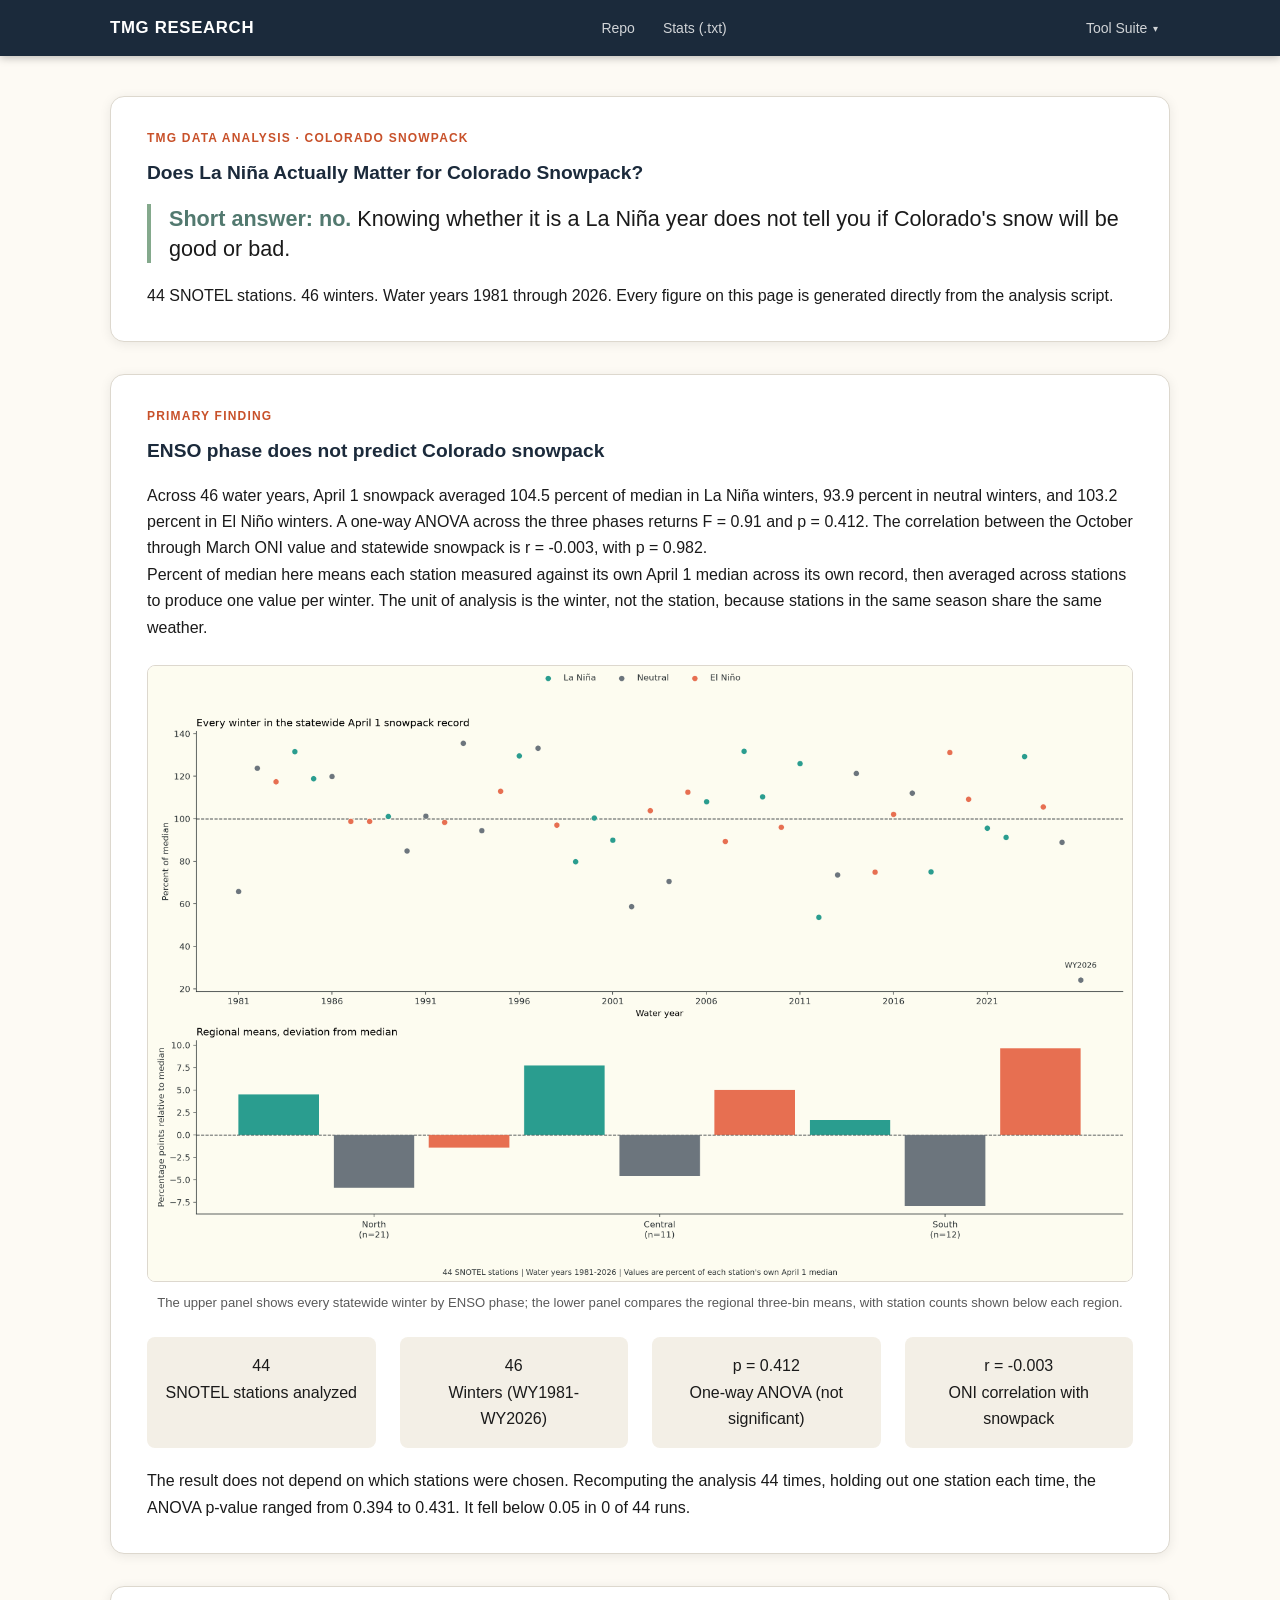
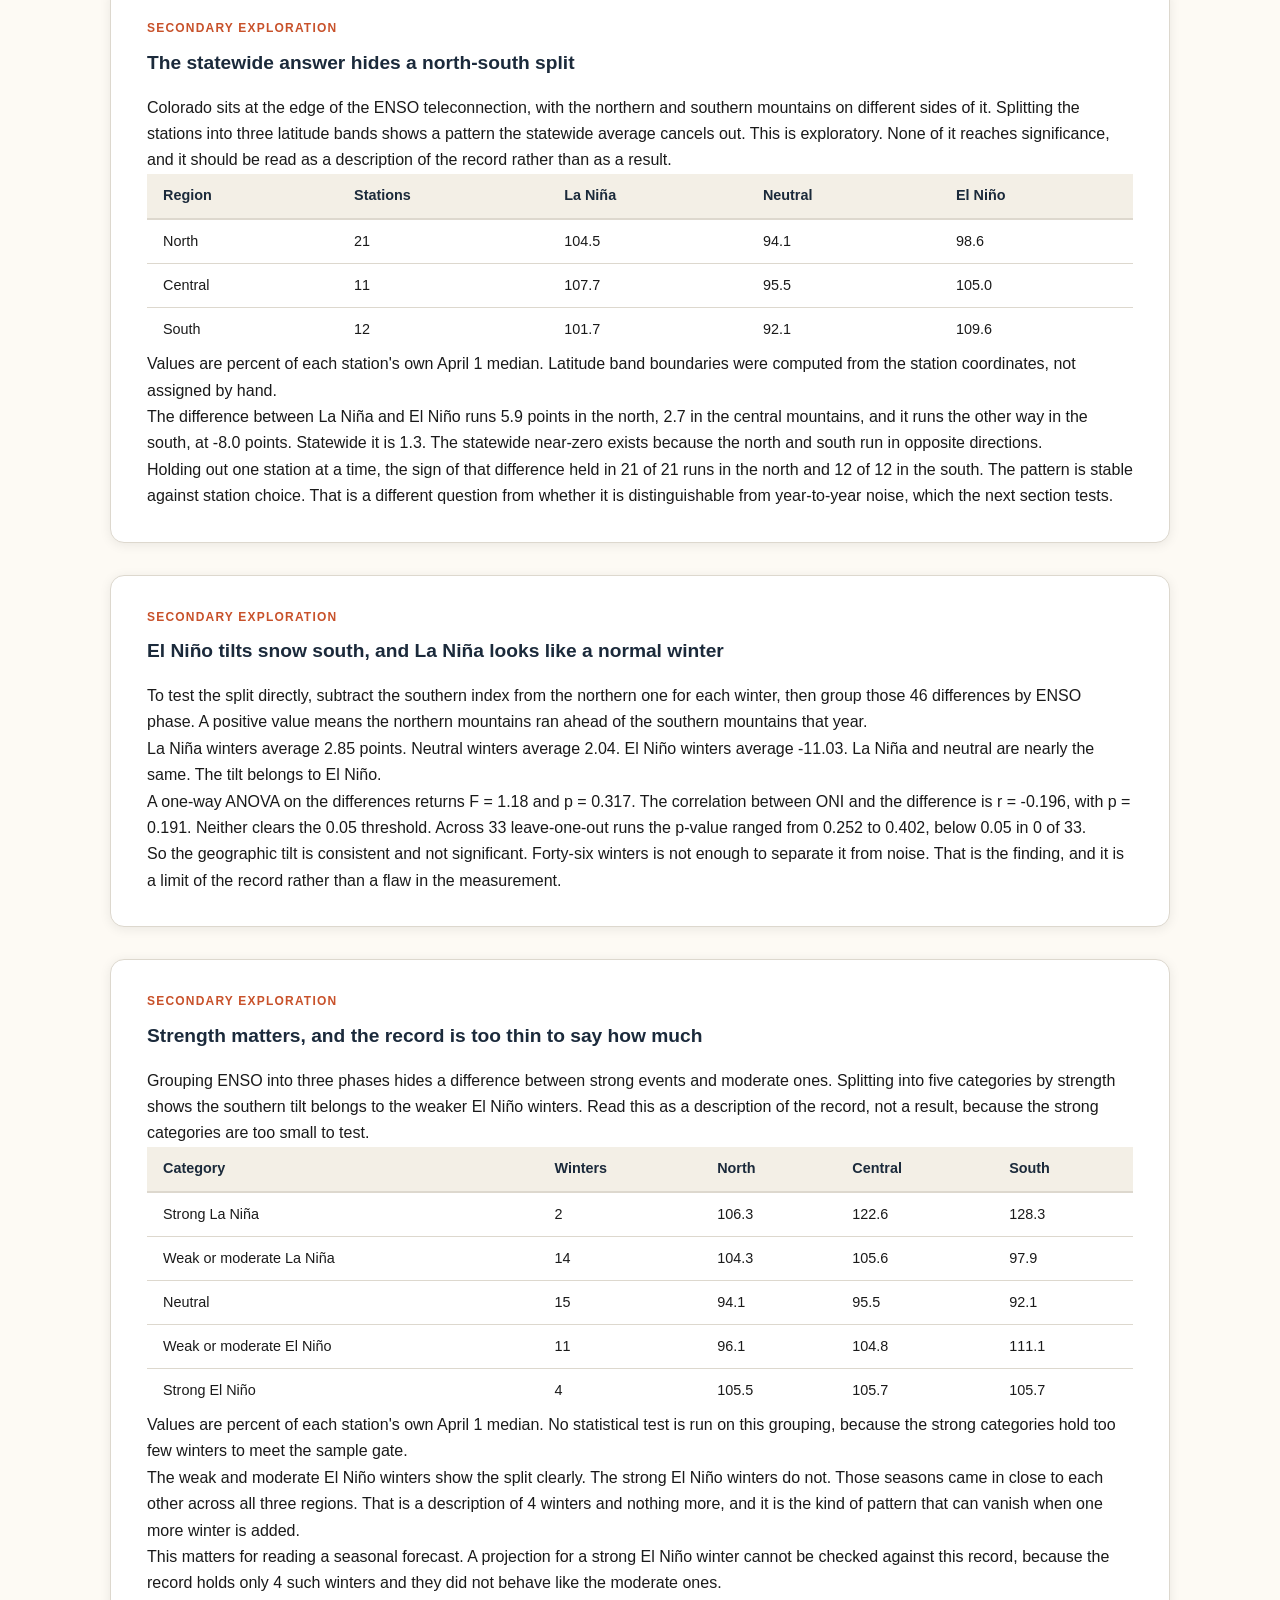
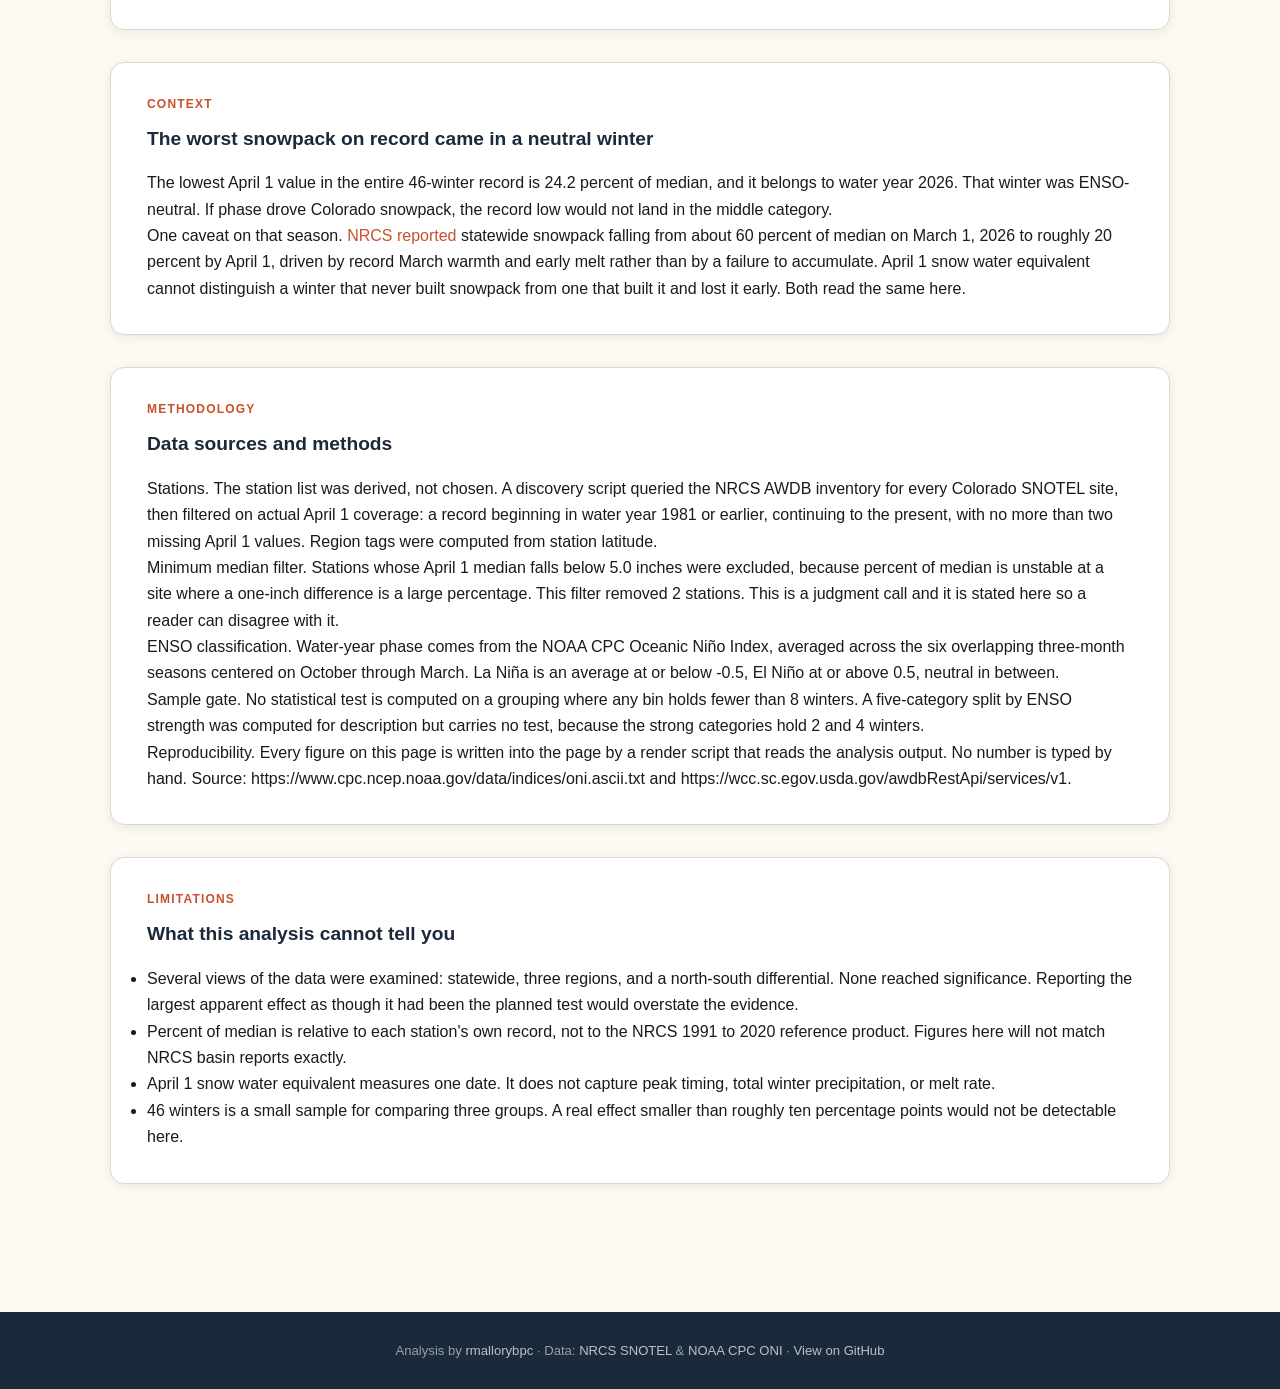
<file: index.html>
<!-- This file is generated by render_page.py from index.template.html and stats.json; do not edit directly. -->
<!DOCTYPE html>
<html lang="en">
<head>
  <meta charset="UTF-8" />
  <meta name="viewport" content="width=device-width, initial-scale=1.0" />
  <title>Colorado Snowpack vs ENSO | TMG Analysis</title>
  <meta name="description"
      content="Does La Niña actually matter for Colorado snowpack? 46 winters of federal SNOTEL data say no." />
  <style>
    :root {
      --tmg-cream:          #FDFAF4;
      --tmg-cream-dark:     #F3EFE6;
      --tmg-white:          #FFFFFF;
      --tmg-navy:           #1B2A3B;
      --tmg-navy-mid:       #2E4160;
      --tmg-accent:         #C8512A;
      --tmg-accent-hover:   #A33E1C;
      --tmg-text:           #1A1A1A;
      --tmg-text-muted:     #5A5A5A;
      --tmg-border:         #DDD8CE;
      --tmg-shadow:         0 2px 12px rgba(0,0,0,.08);
      --tmg-shadow-lg:      0 6px 24px rgba(0,0,0,.12);
      --tmg-radius:         8px;
      --tmg-radius-lg:      14px;
      --tmg-font-sans:      "Inter", "Segoe UI", Arial, sans-serif;
      --tmg-font-serif:     "Georgia", "Times New Roman", serif;
      --tmg-max-width:      1100px;
    }
    .answer-lead {
      font-size: 1.35rem;
      line-height: 1.35;
      font-weight: 500;
      margin: 0 0 1.25rem;
      padding-left: 18px;
      border-left: 4px solid #84A98C;
    }
    .answer-lead strong {
      color: #52796F;
      font-weight: 700;
    }
  </style>
  <link rel="stylesheet" href="tmg.css" />
</head>
<body>

<!-- ── Navigation ─────────────────────────────────────── -->
<nav class="tmg-nav" role="navigation" aria-label="Site navigation">
  <div class="tmg-nav__inner">
    <a class="tmg-nav__logo" href="https://rmallorybpc.github.io/">TMG&nbsp;Research</a>
    <ul class="tmg-nav__links">
      <li><a href="https://github.com/rmallorybpc/colorado-snowpack-enso" target="_blank" rel="noopener noreferrer" aria-label="Repo (opens in a new tab)">Repo</a></li>
      <li><a href="snowpack_enso_stats.txt" target="_blank" rel="noopener" aria-label="Stats text file (opens in a new tab)">Stats&nbsp;(.txt)</a></li>
    </ul>
    <div class="tmg-dropdown" id="toolSuite">
      <button class="tmg-dropdown__toggle"
              aria-haspopup="true"
              aria-expanded="false"
              aria-controls="toolSuiteMenu"
              onclick="toggleDropdown('toolSuite')">
        Tool Suite <span class="tmg-dropdown__arrow">▾</span>
      </button>
      <ul class="tmg-dropdown__menu" id="toolSuiteMenu" role="menu">
        <li class="tmg-dropdown__group" role="group" aria-label="Research and Systems">
          <span class="tmg-dropdown__group-label">Research and Systems</span>
          <a href="https://rmallorybpc.github.io/federal-ai-spend-audit/" role="menuitem">Federal AI Spend Audit</a>
          <a href="https://rmallorybpc.github.io/pdf-multi-agent-analysis/" role="menuitem">PDF Multi-Agent Analysis</a>
          <a href="https://content-integrity-audit.pages.dev/" role="menuitem">Content Integrity</a>
          <a href="https://rmallorybpc.github.io/colorado-snowpack-enso/" role="menuitem" aria-current="page">Colorado ENSO Explorer</a>
        </li>
        <li class="tmg-dropdown__group" role="group" aria-label="Talent Research">
          <span class="tmg-dropdown__group-label">Talent Research</span>
          <a href="https://rmallorybpc.github.io/talent-portability-research/" role="menuitem">Talent Portability Research</a>
          <a href="https://rmallorybpc.github.io/external-hire-premium/" role="menuitem">External Hire Premium</a>
          <a href="https://rmallorybpc.github.io/nfl-coach-continuity/" role="menuitem">NFL Coach Continuity</a>
          <a href="https://rmallorybpc.github.io/nhl-reunion/" role="menuitem">NHL Reunion</a>
          <a href="https://rmallorybpc.github.io/nhl-play-for-contract/" role="menuitem">NHL Play for Contract</a>
          <a href="https://rmallorybpc.github.io/nhl-free-agency-research/welcome.html" role="menuitem">NHL Free Agency Research</a>
          <a href="https://rmallorybpc.github.io/nba-research-project/" role="menuitem">NBA Supermax Research</a>
        </li>
        <li class="tmg-dropdown__group" role="group" aria-label="Sports Tools">
          <span class="tmg-dropdown__group-label">Sports Tools</span>
          <a href="https://rmallorybpc.github.io/nflanalysis/dashboard/src/findings.html?season=2022&amp;team_id=PHI" role="menuitem">NFL Team Findings Dashboard</a>
          <a href="https://rmallorybpc.github.io/nfl-environment-reprojection/" role="menuitem">NFL Environment Reprojection</a>
        </li>
        <li class="tmg-dropdown__group" role="group" aria-label="Personal">
          <span class="tmg-dropdown__group-label">Personal</span>
          <a href="https://rmallorybpc.github.io/recipes/" role="menuitem">Family Recipes and Grocery List</a>
          <a href="https://rmallorybpc.github.io/housing-market-intel/" role="menuitem">Housing Market Intel</a>
          <a href="https://rmallorybpc.github.io/real-estate-report/" role="menuitem">Real Estate Report</a>
        </li>
      </ul>
    </div>
  </div>
</nav>

<!-- ── Main content ──────────────────────────────────── -->
<main class="tmg-page tmg-container" style="padding-top:2.5rem; padding-bottom:2rem;">
  <section class="tmg-card">
    <p class="tmg-section-label">TMG Data Analysis · Colorado Snowpack</p>
    <h1 class="tmg-card__title">Does La Niña Actually Matter for Colorado Snowpack?</h1>
    <p class="answer-lead"><strong>Short answer: no.</strong> Knowing whether it is a La Niña year does not tell you if Colorado's snow will be good or bad.</p>
    <p>44 SNOTEL stations. 46 winters. Water years 1981 through 2026. Every figure on this page is generated directly from the analysis script.</p>
  </section>

  <section class="tmg-card" style="margin-top:1rem;">
    <p class="tmg-section-label">Primary finding</p>
    <h2 class="tmg-card__title">ENSO phase does not predict Colorado snowpack</h2>
    <p>Across 46 water years, April 1 snowpack averaged 104.5 percent of median in La Niña winters, 93.9 percent in neutral winters, and 103.2 percent in El Niño winters. A one-way ANOVA across the three phases returns F = 0.91 and p = 0.412. The correlation between the October through March ONI value and statewide snowpack is r = -0.003, with p = 0.982.</p>
    <p>Percent of median here means each station measured against its own April 1 median across its own record, then averaged across stations to produce one value per winter. The unit of analysis is the winter, not the station, because stations in the same season share the same weather.</p>
    <figure class="tmg-figure">
      <img src="snowpack_enso_composite.png" alt="Statewide April 1 snowpack index by water year and regional snowpack means by ENSO phase." />
      <figcaption>The upper panel shows every statewide winter by ENSO phase; the lower panel compares the regional three-bin means, with station counts shown below each region.</figcaption>
    </figure>
    <div class="tmg-stat-row">
      <article class="tmg-stat">
        <p>44</p>
        <p>SNOTEL stations analyzed</p>
      </article>
      <article class="tmg-stat">
        <p>46</p>
        <p>Winters (WY1981-WY2026)</p>
      </article>
      <article class="tmg-stat">
        <p>p = 0.412</p>
        <p>One-way ANOVA (not significant)</p>
      </article>
      <article class="tmg-stat">
        <p>r = -0.003</p>
        <p>ONI correlation with snowpack</p>
      </article>
    </div>
    <p>The result does not depend on which stations were chosen. Recomputing the analysis 44 times, holding out one station each time, the ANOVA p-value ranged from 0.394 to 0.431. It fell below 0.05 in 0 of 44 runs.</p>
  </section>

  <section class="tmg-card" style="margin-top:1rem;">
    <p class="tmg-section-label">Secondary exploration</p>
    <h2 class="tmg-card__title">The statewide answer hides a north-south split</h2>
    <p>Colorado sits at the edge of the ENSO teleconnection, with the northern and southern mountains on different sides of it. Splitting the stations into three latitude bands shows a pattern the statewide average cancels out. This is exploratory. None of it reaches significance, and it should be read as a description of the record rather than as a result.</p>
    <div class="tmg-table-wrap">
      <table class="tmg-table">
        <thead>
          <tr>
            <th>Region</th>
            <th>Stations</th>
            <th>La Niña</th>
            <th>Neutral</th>
            <th>El Niño</th>
          </tr>
        </thead>
        <tbody>
          <tr>
            <td>North</td>
            <td>21</td>
            <td>104.5</td>
            <td>94.1</td>
            <td>98.6</td>
          </tr>
          <tr>
            <td>Central</td>
            <td>11</td>
            <td>107.7</td>
            <td>95.5</td>
            <td>105.0</td>
          </tr>
          <tr>
            <td>South</td>
            <td>12</td>
            <td>101.7</td>
            <td>92.1</td>
            <td>109.6</td>
          </tr>
        </tbody>
      </table>
    </div>
    <p>Values are percent of each station's own April 1 median. Latitude band boundaries were computed from the station coordinates, not assigned by hand.</p>
    <p>The difference between La Niña and El Niño runs 5.9 points in the north, 2.7 in the central mountains, and it runs the other way in the south, at -8.0 points. Statewide it is 1.3. The statewide near-zero exists because the north and south run in opposite directions.</p>
    <p>Holding out one station at a time, the sign of that difference held in 21 of 21 runs in the north and 12 of 12 in the south. The pattern is stable against station choice. That is a different question from whether it is distinguishable from year-to-year noise, which the next section tests.</p>
  </section>

  <section class="tmg-card" style="margin-top:1rem;">
    <p class="tmg-section-label">Secondary exploration</p>
    <h2 class="tmg-card__title">El Niño tilts snow south, and La Niña looks like a normal winter</h2>
    <p>To test the split directly, subtract the southern index from the northern one for each winter, then group those 46 differences by ENSO phase. A positive value means the northern mountains ran ahead of the southern mountains that year.</p>
    <p>La Niña winters average 2.85 points. Neutral winters average 2.04. El Niño winters average -11.03. La Niña and neutral are nearly the same. The tilt belongs to El Niño.</p>
    <p>A one-way ANOVA on the differences returns F = 1.18 and p = 0.317. The correlation between ONI and the difference is r = -0.196, with p = 0.191. Neither clears the 0.05 threshold. Across 33 leave-one-out runs the p-value ranged from 0.252 to 0.402, below 0.05 in 0 of 33.</p>
    <p>So the geographic tilt is consistent and not significant. Forty-six winters is not enough to separate it from noise. That is the finding, and it is a limit of the record rather than a flaw in the measurement.</p>
  </section>

  <section class="tmg-card" style="margin-top:1rem;">
    <p class="tmg-section-label">Secondary exploration</p>
    <h2 class="tmg-card__title">Strength matters, and the record is too thin to say how much</h2>
    <p>Grouping ENSO into three phases hides a difference between strong events and moderate ones. Splitting into five categories by strength shows the southern tilt belongs to the weaker El Niño winters. Read this as a description of the record, not a result, because the strong categories are too small to test.</p>
    <div class="tmg-table-wrap">
      <table class="tmg-table">
        <thead>
          <tr>
            <th>Category</th>
            <th>Winters</th>
            <th>North</th>
            <th>Central</th>
            <th>South</th>
          </tr>
        </thead>
        <tbody>
          <tr>
            <td>Strong La Niña</td>
            <td>2</td>
            <td>106.3</td>
            <td>122.6</td>
            <td>128.3</td>
          </tr>
          <tr>
            <td>Weak or moderate La Niña</td>
            <td>14</td>
            <td>104.3</td>
            <td>105.6</td>
            <td>97.9</td>
          </tr>
          <tr>
            <td>Neutral</td>
            <td>15</td>
            <td>94.1</td>
            <td>95.5</td>
            <td>92.1</td>
          </tr>
          <tr>
            <td>Weak or moderate El Niño</td>
            <td>11</td>
            <td>96.1</td>
            <td>104.8</td>
            <td>111.1</td>
          </tr>
          <tr>
            <td>Strong El Niño</td>
            <td>4</td>
            <td>105.5</td>
            <td>105.7</td>
            <td>105.7</td>
          </tr>
        </tbody>
      </table>
    </div>
    <p>Values are percent of each station's own April 1 median. No statistical test is run on this grouping, because the strong categories hold too few winters to meet the sample gate.</p>
    <p>The weak and moderate El Niño winters show the split clearly. The strong El Niño winters do not. Those seasons came in close to each other across all three regions. That is a description of 4 winters and nothing more, and it is the kind of pattern that can vanish when one more winter is added.</p>
    <p>This matters for reading a seasonal forecast. A projection for a strong El Niño winter cannot be checked against this record, because the record holds only 4 such winters and they did not behave like the moderate ones.</p>
  </section>

  <section class="tmg-card" style="margin-top:1rem;">
    <p class="tmg-section-label">Context</p>
    <h2 class="tmg-card__title">The worst snowpack on record came in a neutral winter</h2>
    <p>The lowest April 1 value in the entire 46-winter record is 24.2 percent of median, and it belongs to water year 2026. That winter was ENSO-neutral. If phase drove Colorado snowpack, the record low would not land in the middle category.</p>
    <p>One caveat on that season. <a href="https://www.nrcs.usda.gov/state-offices/colorado/news/an-early-start-to-runoff-and-reduced-seasonal-volume">NRCS reported</a> statewide snowpack falling from about 60 percent of median on March 1, 2026 to roughly 20 percent by April 1, driven by record March warmth and early melt rather than by a failure to accumulate. April 1 snow water equivalent cannot distinguish a winter that never built snowpack from one that built it and lost it early. Both read the same here.</p>
  </section>

  <section class="tmg-card" style="margin-top:1rem;">
    <p class="tmg-section-label">Methodology</p>
    <h2 class="tmg-card__title">Data sources and methods</h2>
    <p>Stations. The station list was derived, not chosen. A discovery script queried the NRCS AWDB inventory for every Colorado SNOTEL site, then filtered on actual April 1 coverage: a record beginning in water year 1981 or earlier, continuing to the present, with no more than two missing April 1 values. Region tags were computed from station latitude.</p>
    <p>Minimum median filter. Stations whose April 1 median falls below 5.0 inches were excluded, because percent of median is unstable at a site where a one-inch difference is a large percentage. This filter removed 2 stations. This is a judgment call and it is stated here so a reader can disagree with it.</p>
    <p>ENSO classification. Water-year phase comes from the NOAA CPC Oceanic Niño Index, averaged across the six overlapping three-month seasons centered on October through March. La Niña is an average at or below -0.5, El Niño at or above 0.5, neutral in between.</p>
    <p>Sample gate. No statistical test is computed on a grouping where any bin holds fewer than 8 winters. A five-category split by ENSO strength was computed for description but carries no test, because the strong categories hold 2 and 4 winters.</p>
    <p>Reproducibility. Every figure on this page is written into the page by a render script that reads the analysis output. No number is typed by hand. Source: https://www.cpc.ncep.noaa.gov/data/indices/oni.ascii.txt and https://wcc.sc.egov.usda.gov/awdbRestApi/services/v1.</p>
  </section>

  <section class="tmg-card" style="margin-top:1rem;">
    <p class="tmg-section-label">Limitations</p>
    <h2 class="tmg-card__title">What this analysis cannot tell you</h2>
    <ul>
      <li>Several views of the data were examined: statewide, three regions, and a north-south differential. None reached significance. Reporting the largest apparent effect as though it had been the planned test would overstate the evidence.</li>
      <li>Percent of median is relative to each station's own record, not to the NRCS 1991 to 2020 reference product. Figures here will not match NRCS basin reports exactly.</li>
      <li>April 1 snow water equivalent measures one date. It does not capture peak timing, total winter precipitation, or melt rate.</li>
      <li>46 winters is a small sample for comparing three groups. A real effect smaller than roughly ten percentage points would not be detectable here.</li>
    </ul>
  </section>
</main>

<!-- ── Footer ─────────────────────────────────────────── -->
<footer class="tmg-footer">
  <p>
    Analysis by <a href="https://github.com/rmallorybpc">rmallorybpc</a> ·
    Data: <a href="https://www.nrcs.usda.gov/wps/portal/wcc/home/">NRCS SNOTEL</a> &amp;
    <a href="https://origin.cpc.ncep.noaa.gov/products/analysis_monitoring/ensostuff/ONI_v5.php">NOAA CPC ONI</a> ·
    <a href="https://github.com/rmallorybpc/colorado-snowpack-enso">View on GitHub</a>
  </p>
</footer>

<script>
  // Dropdown toggle
  function toggleDropdown(id) {
    var el = document.getElementById(id);
    var isOpen = el.hasAttribute('data-open');
    // Close all dropdowns first
    document.querySelectorAll('.tmg-dropdown[data-open]').forEach(function(d) {
      d.removeAttribute('data-open');
      var btn = d.querySelector('.tmg-dropdown__toggle');
      if (btn) btn.setAttribute('aria-expanded', 'false');
    });
    if (!isOpen) {
      el.setAttribute('data-open', '');
      var btn = el.querySelector('.tmg-dropdown__toggle');
      if (btn) btn.setAttribute('aria-expanded', 'true');
    }
  }

  // Close dropdowns when clicking outside
  document.addEventListener('click', function(e) {
    if (!e.target.closest('.tmg-dropdown')) {
      document.querySelectorAll('.tmg-dropdown[data-open]').forEach(function(d) {
        d.removeAttribute('data-open');
        var btn = d.querySelector('.tmg-dropdown__toggle');
        if (btn) btn.setAttribute('aria-expanded', 'false');
      });
    }
  });
</script>

</body>
</html>
</file>
<file: tmg.css>
/* =========================================================
   tmg.css  –  TMG Design System  (v1.0)
   The Media Guild · https://themediaguild.com
   ========================================================= */

/* ── Custom properties ──────────────────────────────────── */
:root {
  --tmg-cream:          #FDFAF4;
  --tmg-cream-dark:     #F3EFE6;
  --tmg-white:          #FFFFFF;
  --tmg-navy:           #1B2A3B;
  --tmg-navy-mid:       #2E4160;
  --tmg-accent:         #C8512A;
  --tmg-accent-hover:   #A33E1C;
  --tmg-text:           #1A1A1A;
  --tmg-text-muted:     #5A5A5A;
  --tmg-border:         #DDD8CE;
  --tmg-shadow:         0 2px 12px rgba(0,0,0,.08);
  --tmg-shadow-lg:      0 6px 24px rgba(0,0,0,.12);
  --tmg-radius:         8px;
  --tmg-radius-lg:      14px;
  --tmg-font-sans:      "Inter", "Segoe UI", Arial, sans-serif;
  --tmg-font-serif:     "Georgia", "Times New Roman", serif;
  --tmg-max-width:      1100px;
}

/* ── Reset & base ───────────────────────────────────────── */
*, *::before, *::after { box-sizing: border-box; margin: 0; padding: 0; }

html { scroll-behavior: smooth; }

body {
  font-family: var(--tmg-font-sans);
  background: var(--tmg-cream);
  color: var(--tmg-text);
  line-height: 1.65;
  font-size: 16px;
}

img { max-width: 100%; height: auto; display: block; }

a { color: var(--tmg-accent); text-decoration: none; }
a:hover { color: var(--tmg-accent-hover); text-decoration: underline; }

/* ── Nav ────────────────────────────────────────────────── */
.tmg-nav {
  background: var(--tmg-navy);
  position: sticky;
  top: 0;
  z-index: 1000;
  box-shadow: 0 2px 8px rgba(0,0,0,.25);
}

.tmg-nav__inner {
  max-width: var(--tmg-max-width);
  margin: 0 auto;
  display: flex;
  align-items: center;
  justify-content: space-between;
  padding: 0 1.25rem;
  height: 56px;
}

.tmg-nav__logo {
  font-weight: 700;
  font-size: 1.05rem;
  color: var(--tmg-white);
  letter-spacing: .04em;
  text-transform: uppercase;
  white-space: nowrap;
}
.tmg-nav__logo:hover { color: var(--tmg-cream); text-decoration: none; }

.tmg-nav__links {
  display: flex;
  align-items: center;
  gap: 0.25rem;
  list-style: none;
}

.tmg-nav__links a {
  color: rgba(255,255,255,.80);
  font-size: .875rem;
  font-weight: 500;
  padding: .45rem .75rem;
  border-radius: 5px;
  transition: background .18s, color .18s;
}
.tmg-nav__links a:hover {
  background: rgba(255,255,255,.12);
  color: var(--tmg-white);
  text-decoration: none;
}

/* ── Dropdown (Tool Suite) ──────────────────────────────── */
.tmg-dropdown { position: relative; }

.tmg-dropdown__toggle {
  cursor: pointer;
  display: flex;
  align-items: center;
  gap: .35rem;
  color: rgba(255,255,255,.80);
  font-size: .875rem;
  font-weight: 500;
  padding: .45rem .75rem;
  border-radius: 5px;
  background: transparent;
  border: none;
  font-family: inherit;
  transition: background .18s, color .18s;
  user-select: none;
}
.tmg-dropdown__toggle:hover,
.tmg-dropdown[data-open] .tmg-dropdown__toggle {
  background: rgba(255,255,255,.12);
  color: var(--tmg-white);
}

.tmg-dropdown__arrow {
  font-size: .65rem;
  transition: transform .2s;
}
.tmg-dropdown[data-open] .tmg-dropdown__arrow {
  transform: rotate(180deg);
}

.tmg-dropdown__menu {
  display: none;
  position: absolute;
  top: calc(100% + 6px);
  right: 0;
  min-width: 220px;
  background: var(--tmg-white);
  border: 1px solid var(--tmg-border);
  border-radius: var(--tmg-radius);
  box-shadow: var(--tmg-shadow-lg);
  padding: .5rem 0;
  list-style: none;
}
.tmg-dropdown[data-open] .tmg-dropdown__menu { display: block; }

.tmg-dropdown__group {
  margin: 0;
  padding: .35rem 0;
}
.tmg-dropdown__group + .tmg-dropdown__group {
  border-top: 1px solid var(--tmg-border);
}
.tmg-dropdown__group-label {
  display: block;
  padding: .35rem 1.1rem .2rem;
  color: var(--tmg-text-muted);
  font-size: .68rem;
  font-weight: 700;
  letter-spacing: .08em;
  line-height: 1.2;
  text-transform: uppercase;
}
.tmg-dropdown__group a {
  display: block;
  padding: .55rem 1.1rem;
  color: var(--tmg-text);
  font-size: .875rem;
  font-weight: 500;
  transition: background .15s;
}
.tmg-dropdown__group a:hover {
  background: var(--tmg-cream-dark);
  text-decoration: none;
}

/* ── Hero ───────────────────────────────────────────────── */
.tmg-hero {
  background: linear-gradient(135deg, var(--tmg-navy) 0%, var(--tmg-navy-mid) 100%);
  color: var(--tmg-white);
  padding: 4rem 1.25rem 3.5rem;
  text-align: center;
}

.tmg-hero__kicker {
  font-size: .8rem;
  font-weight: 700;
  letter-spacing: .12em;
  text-transform: uppercase;
  color: rgba(255,255,255,.60);
  margin-bottom: .75rem;
}

.tmg-hero__headline {
  font-family: var(--tmg-font-serif);
  font-size: clamp(1.65rem, 4vw, 2.75rem);
  line-height: 1.22;
  max-width: 760px;
  margin: 0 auto .85rem;
  font-weight: normal;
}

.tmg-hero__dek {
  font-size: 1.05rem;
  color: rgba(255,255,255,.78);
  max-width: 640px;
  margin: 0 auto;
}

/* ── Container ──────────────────────────────────────────── */
.tmg-container {
  max-width: var(--tmg-max-width);
  margin: 0 auto;
  padding: 0 1.25rem;
}

/* ── Card ───────────────────────────────────────────────── */
.tmg-card {
  background: var(--tmg-white);
  border: 1px solid var(--tmg-border);
  border-radius: var(--tmg-radius-lg);
  box-shadow: var(--tmg-shadow);
  padding: 2rem 2.25rem;
  margin-bottom: 2rem;
}

.tmg-card__title {
  font-size: 1.2rem;
  font-weight: 700;
  margin-bottom: 1rem;
  color: var(--tmg-navy);
}

/* ── Section label ──────────────────────────────────────── */
.tmg-section-label {
  font-size: .75rem;
  font-weight: 700;
  letter-spacing: .10em;
  text-transform: uppercase;
  color: var(--tmg-accent);
  margin-bottom: .5rem;
}

/* ── Stat row ───────────────────────────────────────────── */
.tmg-stat-row {
  display: flex;
  gap: 1.5rem;
  flex-wrap: wrap;
  margin: 1.25rem 0;
}

.tmg-stat {
  flex: 1;
  min-width: 130px;
  background: var(--tmg-cream-dark);
  border-radius: var(--tmg-radius);
  padding: 1rem 1.1rem;
  text-align: center;
}

.tmg-stat__value {
  font-size: 1.65rem;
  font-weight: 700;
  color: var(--tmg-navy);
  display: block;
}

.tmg-stat__label {
  font-size: .78rem;
  color: var(--tmg-text-muted);
  margin-top: .2rem;
}

/* ── Phase pills ────────────────────────────────────────── */
.tmg-phase-grid {
  display: grid;
  grid-template-columns: repeat(auto-fit, minmax(200px, 1fr));
  gap: 1rem;
  margin: 1.25rem 0;
}

.tmg-phase-pill {
  border-radius: var(--tmg-radius);
  padding: 1.1rem 1.25rem;
  color: #fff;
}
.tmg-phase-pill--elnino  { background: #C0473A; }
.tmg-phase-pill--neutral { background: #5578A8; }
.tmg-phase-pill--lanina  { background: #3A7F92; }

.tmg-phase-pill__name {
  font-size: .8rem;
  font-weight: 700;
  letter-spacing: .06em;
  text-transform: uppercase;
  opacity: .85;
}

.tmg-phase-pill__mean {
  font-size: 1.65rem;
  font-weight: 700;
  margin: .25rem 0 .1rem;
}

.tmg-phase-pill__detail {
  font-size: .78rem;
  opacity: .80;
}

/* ── Key finding ────────────────────────────────────────── */
.tmg-finding {
  border-left: 4px solid var(--tmg-accent);
  padding: .85rem 1.25rem;
  background: #FFF7F4;
  border-radius: 0 var(--tmg-radius) var(--tmg-radius) 0;
  font-size: 1.02rem;
  line-height: 1.55;
  margin: 1.25rem 0;
}

.tmg-finding strong { color: var(--tmg-accent); }

/* ── Data table ─────────────────────────────────────────── */
.tmg-table-wrap { overflow-x: auto; }

table.tmg-table {
  width: 100%;
  border-collapse: collapse;
  font-size: .9rem;
}

table.tmg-table th {
  background: var(--tmg-cream-dark);
  text-align: left;
  padding: .65rem 1rem;
  font-weight: 700;
  color: var(--tmg-navy);
  border-bottom: 2px solid var(--tmg-border);
}

table.tmg-table td {
  padding: .6rem 1rem;
  border-bottom: 1px solid var(--tmg-border);
}

table.tmg-table tbody tr:last-child td { border-bottom: none; }
table.tmg-table tbody tr:hover td { background: var(--tmg-cream-dark); }

/* ── Chart figure ───────────────────────────────────────── */
.tmg-figure { margin: 1.5rem 0; }

.tmg-figure img {
  border-radius: var(--tmg-radius);
  border: 1px solid var(--tmg-border);
  width: 100%;
}

.tmg-figure figcaption {
  margin-top: .6rem;
  font-size: .82rem;
  color: var(--tmg-text-muted);
  text-align: center;
}

/* ── Footer ─────────────────────────────────────────────── */
.tmg-footer {
  background: var(--tmg-navy);
  color: rgba(255,255,255,.55);
  font-size: .82rem;
  text-align: center;
  padding: 1.75rem 1.25rem;
  margin-top: 4rem;
}

.tmg-footer a { color: rgba(255,255,255,.70); }
.tmg-footer a:hover { color: var(--tmg-white); text-decoration: underline; }

/* ── Utility ────────────────────────────────────────────── */
.mt-1  { margin-top: .5rem; }
.mt-2  { margin-top: 1rem; }
.mt-3  { margin-top: 1.5rem; }
.mb-0  { margin-bottom: 0; }
.prose p         { margin-bottom: 1rem; }
.prose p:last-child { margin-bottom: 0; }

/* ── Responsive ─────────────────────────────────────────── */
@media (max-width: 640px) {
  .tmg-card { padding: 1.35rem 1.25rem; }
  .tmg-hero { padding: 2.75rem 1rem 2.5rem; }
  .tmg-nav__links { gap: 0; }
  .tmg-nav__links a { padding: .45rem .5rem; }
}
</file>
